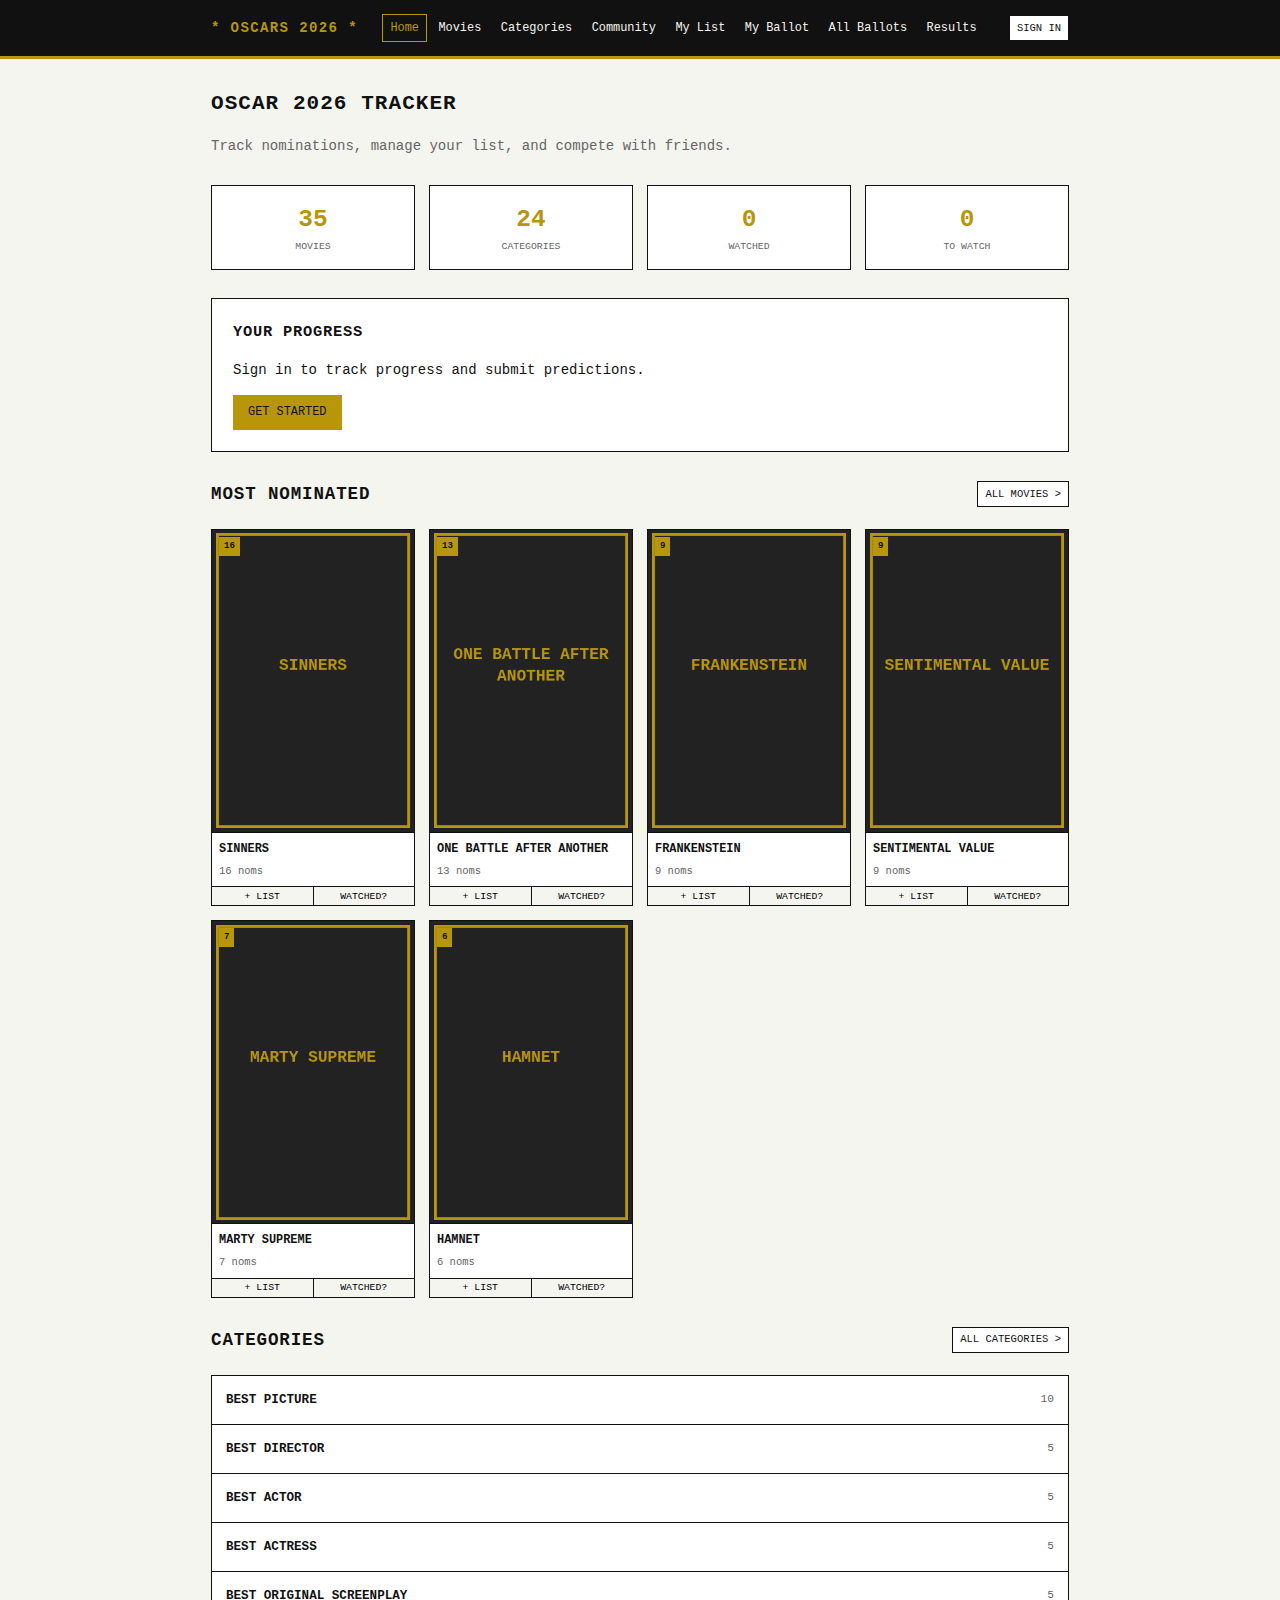
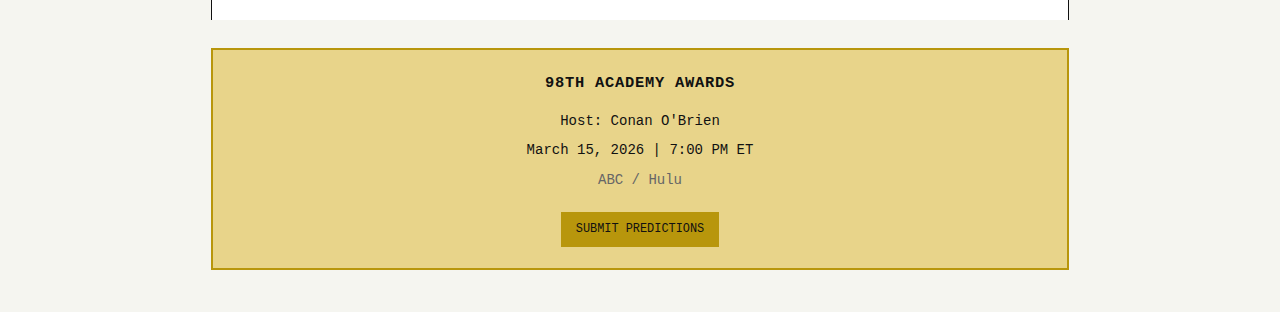
<file: index.html>
<!DOCTYPE html>
<html lang="en">
<head>
  <meta charset="UTF-8">
  <meta name="viewport" content="width=device-width, initial-scale=1.0">
  <title>Oscar 2026 Tracker</title>
  <link rel="stylesheet" href="css/style.css">
</head>
<body>
  <header class="header" id="header"></header>

  <main class="page">
    <div class="container">
      <!-- Welcome Section -->
      <section class="mb-xl">
        <h1>Oscar 2026 Tracker</h1>
        <p class="text-muted">Track nominations, manage your list, and compete with friends.</p>
      </section>

      <!-- Stats Section -->
      <section class="stats-grid mb-xl">
        <div class="stat-card">
          <div class="stat-card__value" id="stat-movies">0</div>
          <div class="stat-card__label">Movies</div>
        </div>
        <div class="stat-card">
          <div class="stat-card__value" id="stat-categories">24</div>
          <div class="stat-card__label">Categories</div>
        </div>
        <div class="stat-card">
          <div class="stat-card__value" id="stat-watched">0</div>
          <div class="stat-card__label">Watched</div>
        </div>
        <div class="stat-card">
          <div class="stat-card__value" id="stat-watchlist">0</div>
          <div class="stat-card__label">To Watch</div>
        </div>
      </section>

      <!-- User Progress -->
      <section class="card mb-xl" id="user-section">
        <h3 class="mb-md">Your Progress</h3>
        <div id="user-progress"></div>
      </section>

      <!-- Featured: Most Nominated -->
      <section class="mb-xl">
        <div class="flex flex-between flex-center mb-lg">
          <h2 class="mb-0">Most Nominated</h2>
          <a href="movies.html" class="btn btn--sm">All Movies ></a>
        </div>
        <div class="movie-grid" id="featured-movies"></div>
      </section>

      <!-- Categories Preview -->
      <section class="mb-xl">
        <div class="flex flex-between flex-center mb-lg">
          <h2 class="mb-0">Categories</h2>
          <a href="categories.html" class="btn btn--sm">All Categories ></a>
        </div>
        <div class="category-list" id="featured-categories"></div>
      </section>

      <!-- Ceremony Info -->
      <section class="card card--gold text-center">
        <h3>98th Academy Awards</h3>
        <p class="mb-sm">Host: Conan O'Brien</p>
        <p class="mb-sm">March 15, 2026 | 7:00 PM ET</p>
        <p class="text-muted mb-lg">ABC / Hulu</p>
        <a href="ballot.html" class="btn btn--primary">Submit Predictions</a>
      </section>
    </div>
  </main>

  <script src="js/data.js"></script>
  <script src="js/storage.js"></script>
  <script src="js/supabase.js"></script>
  <script src="js/app.js"></script>
  <script>
    onReady(() => {
      const movies = getAllMovies();
      const categories = getAllCategories();
      const stats = getStats();

      document.getElementById('stat-movies').textContent = movies.length;
      document.getElementById('stat-categories').textContent = categories.length;
      document.getElementById('stat-watched').textContent = stats.watchedCount;
      document.getElementById('stat-watchlist').textContent = stats.watchlistCount;

      // User progress
      const user = getLocalUser();
      const userProgress = document.getElementById('user-progress');

      if (user) {
        const watchedPercent = Math.round((stats.watchedCount / movies.length) * 100);
        userProgress.innerHTML = `
          <p class="mb-md">Welcome, ${user.username}</p>
          <div class="mb-sm">Watched: ${stats.watchedCount} / ${movies.length}</div>
          <div class="progress mb-lg">
            <div class="progress__bar" style="width: ${watchedPercent}%"></div>
          </div>
          <div class="flex gap-sm" style="flex-wrap: wrap;">
            <a href="my-list.html" class="btn btn--secondary">My List (${stats.watchlistCount + stats.watchedCount})</a>
            <a href="ballot.html" class="btn btn--primary">My Ballot</a>
          </div>
        `;
      } else {
        userProgress.innerHTML = `
          <p class="mb-md">Sign in to track progress and submit predictions.</p>
          <a href="profile.html" class="btn btn--primary">Get Started</a>
        `;
      }

      // Featured movies (top 6)
      const featuredMovies = document.getElementById('featured-movies');
      movies.slice(0, 6).forEach(movie => {
        featuredMovies.appendChild(createMovieCard(movie));
      });

      // Featured categories
      const featuredCategories = document.getElementById('featured-categories');
      const mainCategories = ['best-picture', 'best-director', 'best-actor', 'best-actress', 'best-original-screenplay'];
      mainCategories.forEach(catId => {
        const category = getCategory(catId);
        if (category) {
          const item = document.createElement('a');
          item.href = 'categories.html';
          item.className = 'category-item';
          item.innerHTML = `
            <span class="category-item__name">${category.name}</span>
            <span class="category-item__count">${category.nominees.length}</span>
          `;
          featuredCategories.appendChild(item);
        }
      });
    });
  </script>
</body>
</html>
</file>
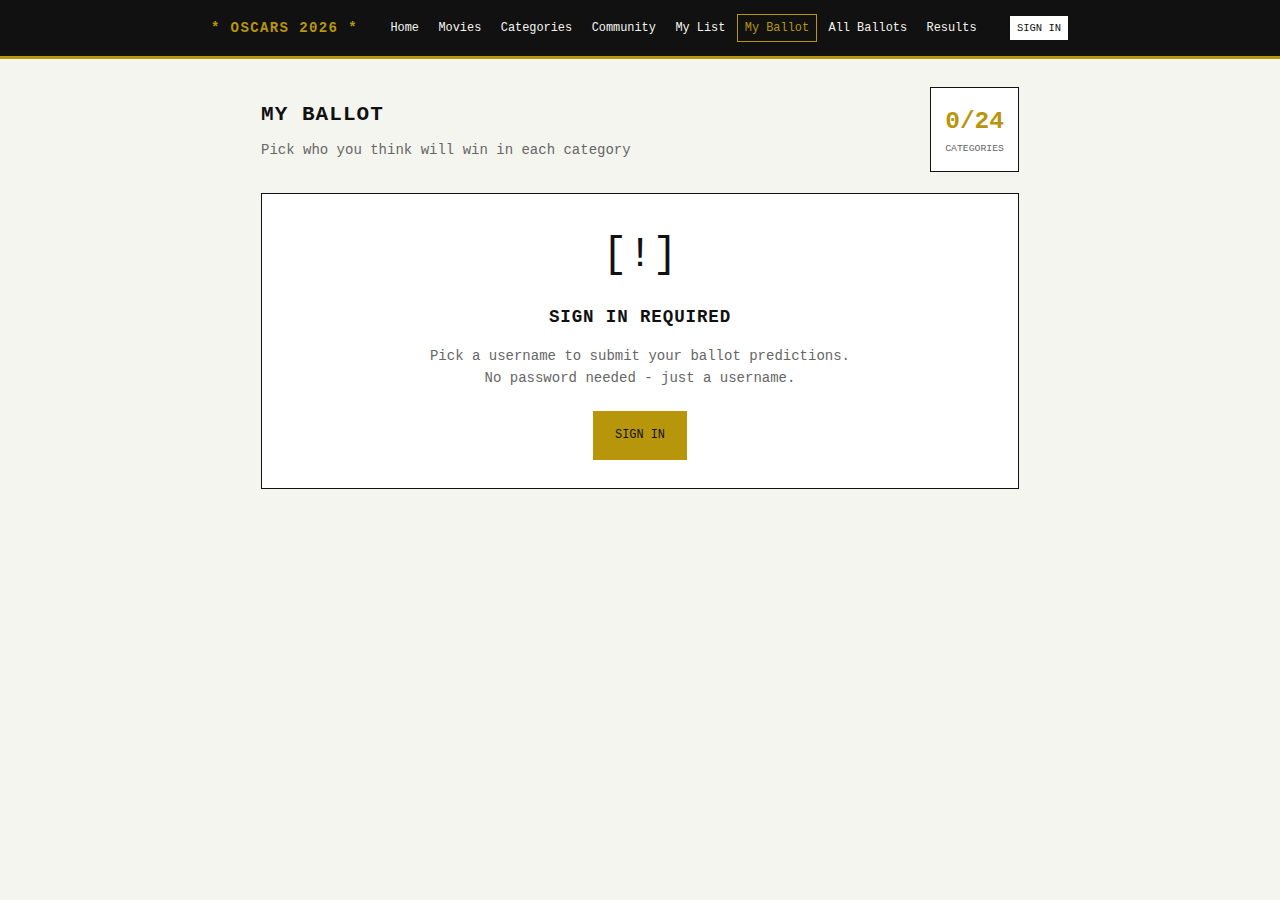
<file: ballot.html>
<!DOCTYPE html>
<html lang="en">
<head>
  <meta charset="UTF-8">
  <meta name="viewport" content="width=device-width, initial-scale=1.0">
  <title>My Ballot - Oscar 2026 Tracker</title>
  <link rel="stylesheet" href="css/style.css">
</head>
<body>
  <header class="header" id="header"></header>

  <main class="page">
    <div class="container" style="max-width: 800px;">
      <div class="flex flex-between flex-center mb-lg" style="flex-wrap: wrap; gap: 1rem;">
        <div>
          <h1 class="mb-sm">My Ballot</h1>
          <p class="text-muted mb-0">Pick who you think will win in each category</p>
        </div>
        <div id="progress-badge" class="stat-card" style="padding: 1rem;">
          <div class="stat-card__value" id="progress-count">0/24</div>
          <div class="stat-card__label">Categories</div>
        </div>
      </div>

      <div class="alert alert--info mb-lg" id="auto-save-notice">
        Your picks are saved automatically as you select them.
      </div>

      <div id="ballot-content">
        <div class="loading">
          <div class="loading__spinner"></div>
        </div>
      </div>
    </div>
  </main>

  <script src="js/data.js"></script>
  <script src="js/storage.js"></script>
  <script src="js/supabase.js"></script>
  <script src="js/app.js"></script>
  <script>
    onReady(async () => {
      const content = document.getElementById('ballot-content');
      const progressCount = document.getElementById('progress-count');
      const autoSaveNotice = document.getElementById('auto-save-notice');

      // Check if logged in
      const user = getLocalUser();
      if (!user) {
        autoSaveNotice.style.display = 'none';
        content.innerHTML = `
          <div class="card" style="text-align: center; padding: 2rem;">
            <div class="empty-state__icon mb-md">[!]</div>
            <h2 class="mb-md">Sign In Required</h2>
            <p class="text-muted mb-lg">Pick a username to submit your ballot predictions.<br>No password needed - just a username.</p>
            <a href="profile.html" class="btn btn--primary btn--lg">Sign In</a>
          </div>
        `;
        return;
      }

      const categories = getAllCategories();
      let picks = {};
      let isSaving = false;

      // Load existing ballot
      const ballotResult = await api_getAllBallots();
      if (ballotResult.data) {
        const userBallot = ballotResult.data.find(b => b.user_id === user.id);
        if (userBallot && userBallot.picks) {
          picks = { ...userBallot.picks };
        }
      }

      function updateProgress() {
        const count = Object.keys(picks).length;
        progressCount.textContent = `${count}/${categories.length}`;
      }

      // Auto-save function with debounce
      let saveTimeout = null;
      async function autoSave() {
        if (saveTimeout) clearTimeout(saveTimeout);

        saveTimeout = setTimeout(async () => {
          if (isSaving) return;
          isSaving = true;

          autoSaveNotice.textContent = 'Saving...';
          autoSaveNotice.style.color = 'var(--gold)';

          const result = await api_saveBallot(user.id, picks);

          if (result.error) {
            autoSaveNotice.textContent = 'Failed to save. Try again.';
            autoSaveNotice.style.color = 'var(--red)';
          } else {
            autoSaveNotice.textContent = 'Saved!';
            autoSaveNotice.style.color = 'var(--green)';

            // Reset message after a moment
            setTimeout(() => {
              autoSaveNotice.textContent = 'Your picks are saved automatically as you select them.';
              autoSaveNotice.style.color = '';
            }, 1500);
          }

          isSaving = false;
        }, 500); // 500ms debounce
      }

      function renderBallot() {
        content.innerHTML = '';

        // Group categories
        const groups = {
          'Major Awards': ['best-picture', 'best-director', 'best-actor', 'best-actress', 'best-supporting-actor', 'best-supporting-actress'],
          'Writing': ['best-adapted-screenplay', 'best-original-screenplay'],
          'Animated & International': ['best-animated-feature', 'best-international-feature'],
          'Documentary': ['best-documentary-feature', 'best-documentary-short'],
          'Short Films': ['best-animated-short', 'best-live-action-short'],
          'Music': ['best-original-score', 'best-original-song'],
          'Technical': ['best-cinematography', 'best-film-editing', 'best-production-design', 'best-costume-design', 'best-makeup-hairstyling', 'best-sound', 'best-visual-effects', 'best-casting']
        };

        for (const [groupName, categoryIds] of Object.entries(groups)) {
          const groupHeader = document.createElement('h2');
          groupHeader.className = 'mb-md mt-xl';
          groupHeader.textContent = groupName;
          content.appendChild(groupHeader);

          categoryIds.forEach(catId => {
            const category = getCategory(catId);
            if (!category) return;

            const currentPick = picks[catId];

            const section = document.createElement('div');
            section.className = 'ballot-category';
            section.innerHTML = `
              <div class="ballot-category__header">
                <h3 class="ballot-category__name">${category.name}</h3>
                ${currentPick ? `<span class="ballot-category__pick">[OK]</span>` : ''}
              </div>
              <div class="ballot-nominees" data-category="${catId}"></div>
            `;

            const nomineesContainer = section.querySelector('.ballot-nominees');

            category.nominees.forEach(nominee => {
              const nomineeId = getNomineeId(nominee);
              const movie = nominee.movieId ? getMovie(nominee.movieId) : null;
              const isSelected = currentPick === nomineeId;

              const nomineeEl = document.createElement('div');
              nomineeEl.className = `ballot-nominee ${isSelected ? 'ballot-nominee--selected' : ''}`;
              nomineeEl.dataset.nomineeId = nomineeId;

              nomineeEl.innerHTML = `
                <div class="ballot-nominee__radio"></div>
                <div style="flex: 1;">
                  <div class="ballot-nominee__name">${getNomineeName(nominee, category)}</div>
                  ${movie ? `<div class="ballot-nominee__movie">${movie.title}</div>` : ''}
                  ${nominee.country ? `<div class="ballot-nominee__movie">${nominee.country}</div>` : ''}
                </div>
              `;

              nomineeEl.addEventListener('click', () => {
                // Deselect others in this category
                nomineesContainer.querySelectorAll('.ballot-nominee').forEach(el => {
                  el.classList.remove('ballot-nominee--selected');
                });

                // Select this one
                nomineeEl.classList.add('ballot-nominee--selected');
                picks[catId] = nomineeId;

                // Update header
                section.querySelector('.ballot-category__header').innerHTML = `
                  <h3 class="ballot-category__name">${category.name}</h3>
                  <span class="ballot-category__pick">[OK]</span>
                `;

                updateProgress();

                // Auto-save
                autoSave();
              });

              nomineesContainer.appendChild(nomineeEl);
            });

            content.appendChild(section);
          });
        }

        updateProgress();
      }

      renderBallot();
    });
  </script>
</body>
</html>
</file>
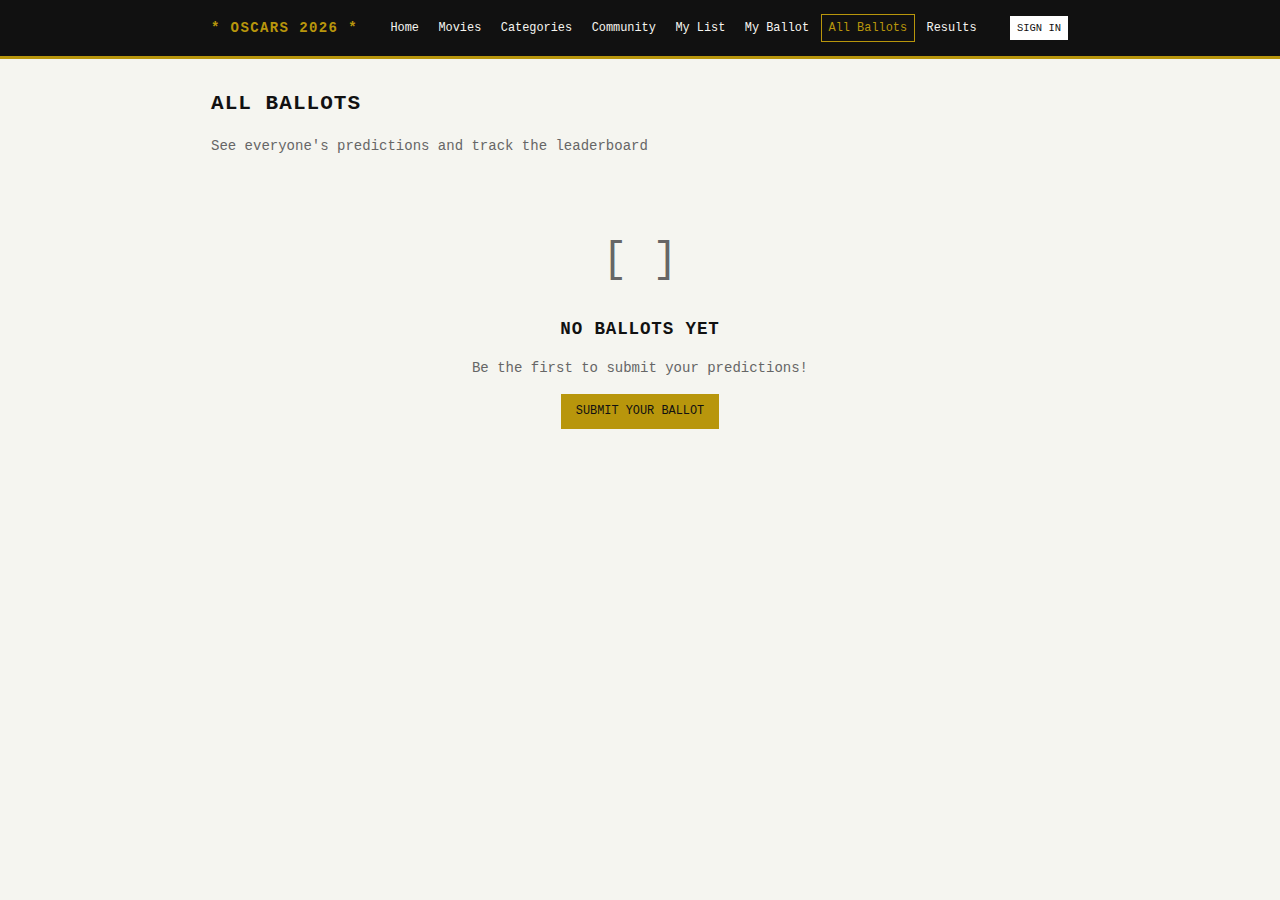
<file: ballots.html>
<!DOCTYPE html>
<html lang="en">
<head>
  <meta charset="UTF-8">
  <meta name="viewport" content="width=device-width, initial-scale=1.0">
  <title>All Ballots - Oscar 2026 Tracker</title>
  <link rel="stylesheet" href="css/style.css">
</head>
<body>
  <header class="header" id="header"></header>

  <main class="page">
    <div class="container">
      <h1 class="mb-md">All Ballots</h1>
      <p class="text-muted mb-xl">See everyone's predictions and track the leaderboard</p>

      <!-- Leaderboard -->
      <div id="leaderboard-section" class="mb-xl">
        <div class="leaderboard">
          <div class="leaderboard__header">
            <h2 class="leaderboard__title">Leaderboard</h2>
            <p class="leaderboard__subtitle" id="results-progress">Results: 0/24 categories announced</p>
          </div>
          <ul class="leaderboard__list" id="leaderboard-list">
            <li class="leaderboard__item">
              <span class="text-muted">No ballots submitted yet</span>
            </li>
          </ul>
        </div>
      </div>

      <!-- Ballot Comparison -->
      <div id="comparison-section">
        <h2 class="mb-lg">Ballot Comparison</h2>
        <div style="overflow-x: auto;">
          <table class="ballot-table" id="ballot-table">
            <thead>
              <tr id="table-header">
                <th>Category</th>
              </tr>
            </thead>
            <tbody id="table-body">
            </tbody>
          </table>
        </div>
      </div>

      <!-- Empty state -->
      <div id="empty-state" class="empty-state hidden">
        <div class="empty-state__icon">[  ]</div>
        <h2 class="empty-state__title">No ballots yet</h2>
        <p class="empty-state__text">Be the first to submit your predictions!</p>
        <a href="ballot.html" class="btn btn--primary">Submit Your Ballot</a>
      </div>
    </div>
  </main>

  <!-- Winner Celebration (hidden by default) -->
  <div id="celebration" class="celebration hidden" style="display: none;"></div>

  <script src="js/data.js"></script>
  <script src="js/storage.js"></script>
  <script src="js/supabase.js"></script>
  <script src="js/app.js"></script>
  <script>
    onReady(async () => {
      const leaderboardList = document.getElementById('leaderboard-list');
      const tableHeader = document.getElementById('table-header');
      const tableBody = document.getElementById('table-body');
      const resultsProgress = document.getElementById('results-progress');
      const emptyState = document.getElementById('empty-state');
      const leaderboardSection = document.getElementById('leaderboard-section');
      const comparisonSection = document.getElementById('comparison-section');
      const celebrationEl = document.getElementById('celebration');

      const categories = getAllCategories();
      let hasShownCelebration = false;

      async function loadData() {
        // Get all ballots and results
        const [ballotsResult, resultsResult] = await Promise.all([
          api_getAllBallots(),
          api_getResults()
        ]);

        const ballots = ballotsResult.data || [];
        const results = resultsResult.data || {};

        // Count results
        const resultsCount = Object.keys(results).length;
        resultsProgress.textContent = `Results: ${resultsCount}/${categories.length} categories announced`;

        if (ballots.length === 0) {
          emptyState.classList.remove('hidden');
          leaderboardSection.classList.add('hidden');
          comparisonSection.classList.add('hidden');
          return;
        }

        emptyState.classList.add('hidden');
        leaderboardSection.classList.remove('hidden');
        comparisonSection.classList.remove('hidden');

        // Calculate scores
        const scoredBallots = ballots.map(ballot => ({
          ...ballot,
          username: ballot.users?.username || 'Unknown',
          score: calculateScore(ballot, results)
        })).sort((a, b) => b.score - a.score);

        // Render leaderboard
        leaderboardList.innerHTML = '';
        scoredBallots.forEach((ballot, index) => {
          const isWinner = index === 0 && resultsCount === categories.length;
          const li = document.createElement('li');
          li.className = `leaderboard__item ${isWinner ? 'leaderboard__item--winner' : ''}`;
          li.innerHTML = `
            <span class="leaderboard__rank">${isWinner ? '***' : index + 1}</span>
            <span class="leaderboard__name">${ballot.username}</span>
            <span class="leaderboard__score">${ballot.score}/${resultsCount}</span>
          `;
          leaderboardList.appendChild(li);
        });

        // Render comparison table
        // Header with usernames
        tableHeader.innerHTML = '<th>Category</th>';
        scoredBallots.forEach(ballot => {
          const th = document.createElement('th');
          th.textContent = ballot.username;
          tableHeader.appendChild(th);
        });

        // Add winner column if results exist
        if (resultsCount > 0) {
          const winnerTh = document.createElement('th');
          winnerTh.textContent = 'Winner';
          winnerTh.style.background = 'var(--gold)';
          winnerTh.style.color = 'var(--bg)';
          tableHeader.appendChild(winnerTh);
        }

        // Rows for each category
        tableBody.innerHTML = '';
        categories.forEach(category => {
          const tr = document.createElement('tr');
          const winner = results[category.id];

          // Category name
          const categoryTd = document.createElement('td');
          categoryTd.className = 'ballot-table__category';
          categoryTd.textContent = category.name;
          tr.appendChild(categoryTd);

          // Each user's pick
          scoredBallots.forEach(ballot => {
            const td = document.createElement('td');
            const pick = ballot.picks?.[category.id];

            if (pick) {
              const nominee = category.nominees.find(n => getNomineeId(n) === pick);
              const name = nominee ? getNomineeName(nominee, category) : pick;

              td.textContent = name;

              if (winner) {
                if (pick === winner) {
                  td.className = 'ballot-table__pick--correct';
                } else {
                  td.className = 'ballot-table__pick--wrong';
                }
              }
            } else {
              td.textContent = '-';
              td.style.color = '#999';
            }

            tr.appendChild(td);
          });

          // Winner column
          if (resultsCount > 0) {
            const winnerTd = document.createElement('td');
            if (winner) {
              const winnerNominee = category.nominees.find(n => getNomineeId(n) === winner);
              winnerTd.innerHTML = `<div class="ballot-table__winner">${winnerNominee ? getNomineeName(winnerNominee, category) : winner}</div>`;
              winnerTd.style.background = 'rgba(184, 150, 12, 0.1)';
            } else {
              winnerTd.textContent = 'TBD';
              winnerTd.style.color = 'var(--text-muted)';
            }
            tr.appendChild(winnerTd);
          }

          tableBody.appendChild(tr);
        });

        // Show celebration if all results are in
        if (resultsCount === categories.length && !hasShownCelebration && scoredBallots.length > 0) {
          hasShownCelebration = true;

          // Find the winner (highest score, first if tie)
          const winner = scoredBallots[0];

          celebrationEl.classList.remove('hidden');
          celebrationEl.style.display = 'flex';
          celebrationEl.innerHTML = `
            <div class="celebration__content">
              <div class="celebration__trophy">***</div>
              <h1 class="celebration__title">WINNER!</h1>
              <p class="celebration__winner">${winner.username}</p>
              <p class="celebration__score">${winner.score} / ${categories.length} correct</p>
              <button class="btn btn--primary btn--lg mt-lg" onclick="document.getElementById('celebration').style.display='none'">
                [Close]
              </button>
            </div>
          `;

          createConfetti();
        }
      }

      // Initial load
      await loadData();

      // Set up real-time subscriptions if Supabase is configured
      if (isSupabaseConfigured()) {
        subscribeToBallots(() => loadData());
        subscribeToResults(() => loadData());
      }

      // Also refresh on focus (for when coming back to tab)
      document.addEventListener('visibilitychange', () => {
        if (!document.hidden) {
          loadData();
        }
      });
    });
  </script>
</body>
</html>
</file>
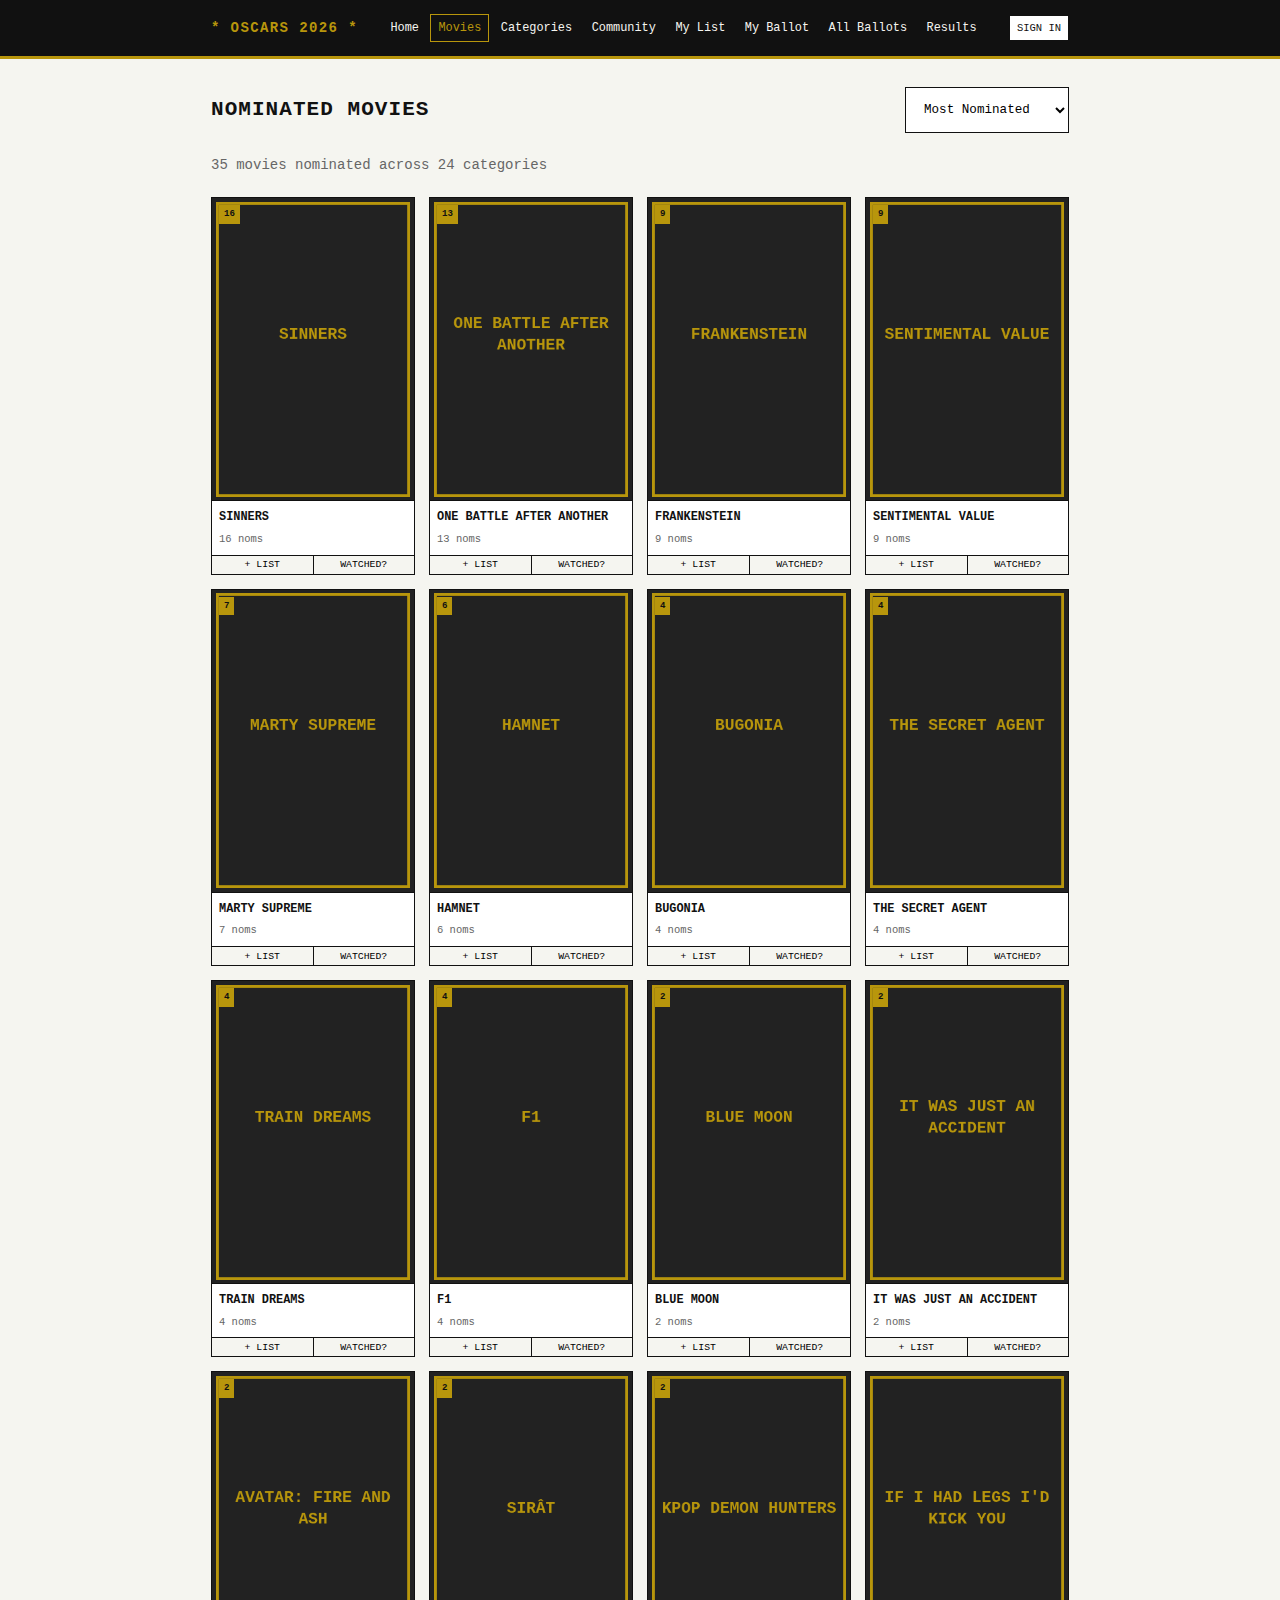
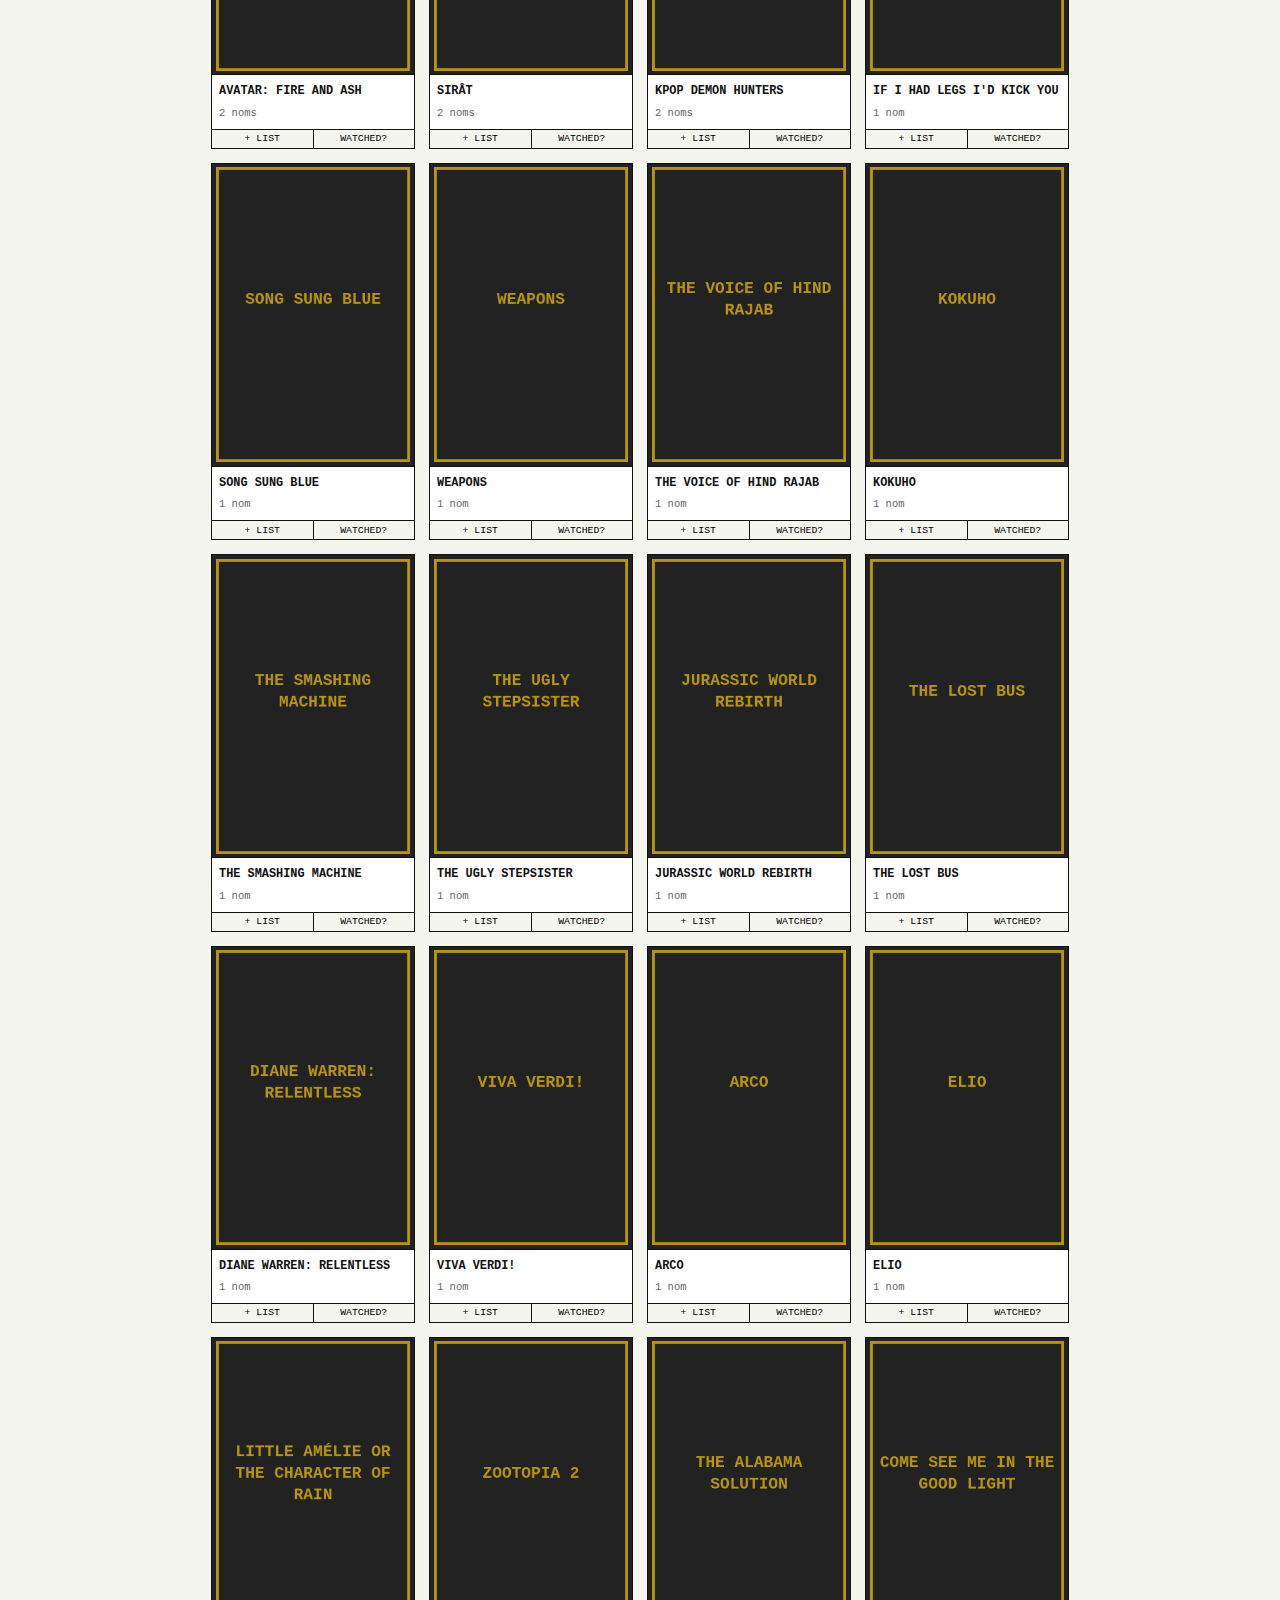
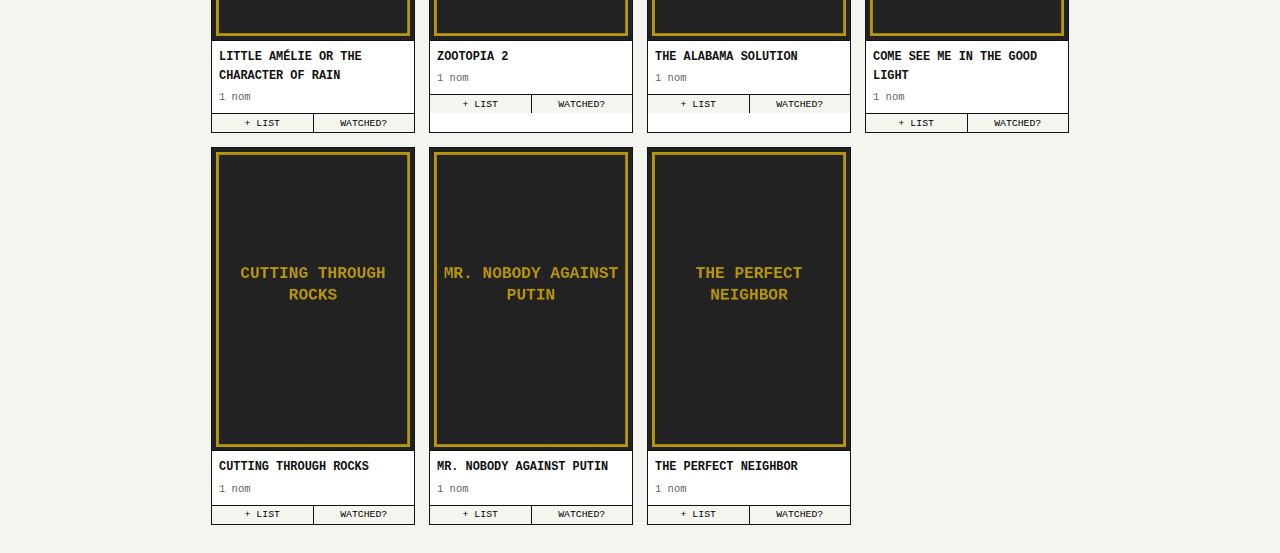
<file: movies.html>
<!DOCTYPE html>
<html lang="en">
<head>
  <meta charset="UTF-8">
  <meta name="viewport" content="width=device-width, initial-scale=1.0">
  <title>Movies - Oscar 2026 Tracker</title>
  <link rel="stylesheet" href="css/style.css">
</head>
<body>
  <header class="header" id="header"></header>

  <main class="page">
    <div class="container">
      <div class="flex flex-between flex-center mb-lg" style="flex-wrap: wrap; gap: 1rem;">
        <h1 class="mb-0">Nominated Movies</h1>
        <div class="flex gap-sm">
          <select id="sort-select" class="form-select" style="width: auto;">
            <option value="nominations">Most Nominated</option>
            <option value="title">Title A-Z</option>
            <option value="watched">Watched First</option>
            <option value="watchlist">Watchlist First</option>
          </select>
        </div>
      </div>

      <p class="text-muted mb-lg" id="movie-count"></p>

      <div class="movie-grid" id="movies-grid"></div>
    </div>
  </main>

  <script src="js/data.js"></script>
  <script src="js/storage.js"></script>
  <script src="js/supabase.js"></script>
  <script src="js/app.js"></script>
  <script>
    onReady(() => {
      const grid = document.getElementById('movies-grid');
      const sortSelect = document.getElementById('sort-select');
      const countEl = document.getElementById('movie-count');

      function renderMovies(sortBy = 'nominations') {
        let movies = getAllMovies();

        // Sort
        switch (sortBy) {
          case 'title':
            movies.sort((a, b) => a.title.localeCompare(b.title));
            break;
          case 'watched':
            movies.sort((a, b) => {
              const aWatched = isWatched(a.id) ? 1 : 0;
              const bWatched = isWatched(b.id) ? 1 : 0;
              return bWatched - aWatched || b.nominations - a.nominations;
            });
            break;
          case 'watchlist':
            movies.sort((a, b) => {
              const aList = isInWatchlist(a.id) ? 1 : 0;
              const bList = isInWatchlist(b.id) ? 1 : 0;
              return bList - aList || b.nominations - a.nominations;
            });
            break;
          default: // nominations
            movies.sort((a, b) => b.nominations - a.nominations);
        }

        grid.innerHTML = '';
        movies.forEach(movie => {
          grid.appendChild(createMovieCard(movie));
        });

        countEl.textContent = `${movies.length} movies nominated across ${getAllCategories().length} categories`;
      }

      sortSelect.addEventListener('change', (e) => {
        renderMovies(e.target.value);
      });

      renderMovies();
    });
  </script>
</body>
</html>
</file>
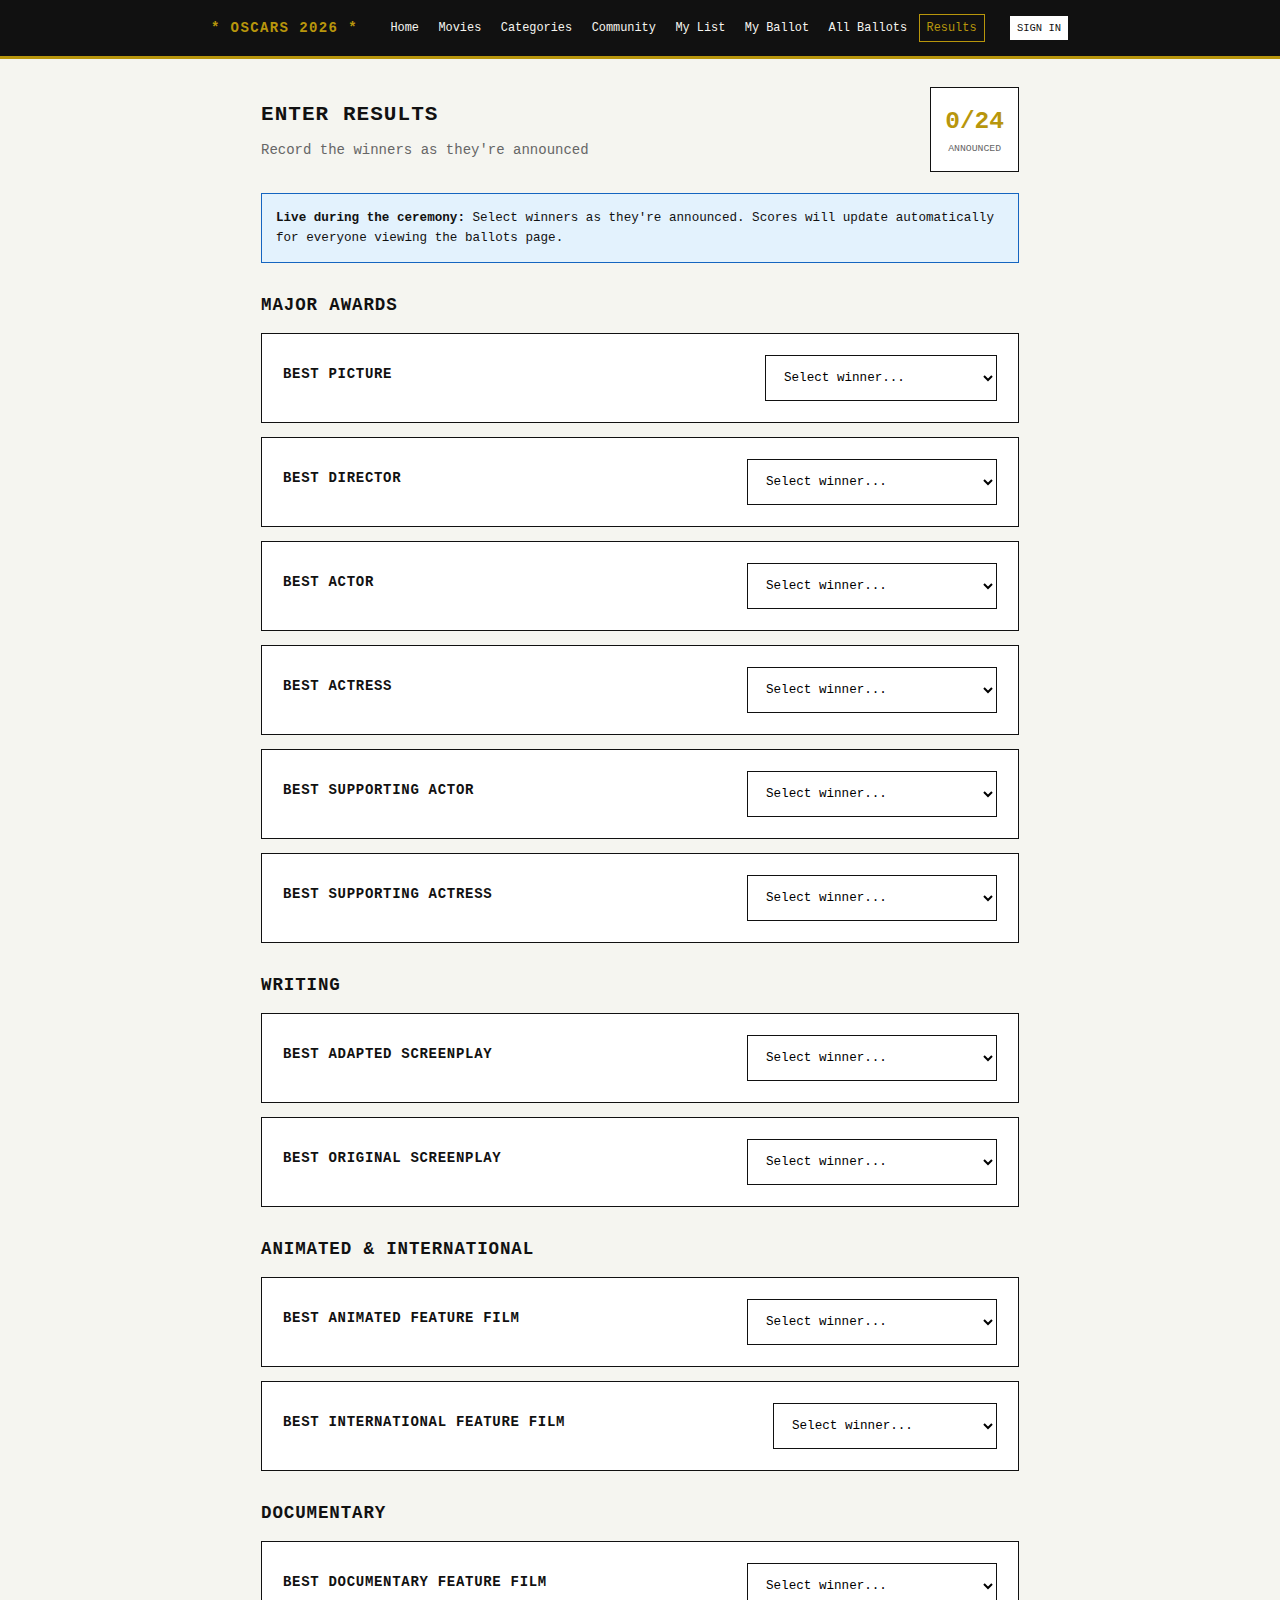
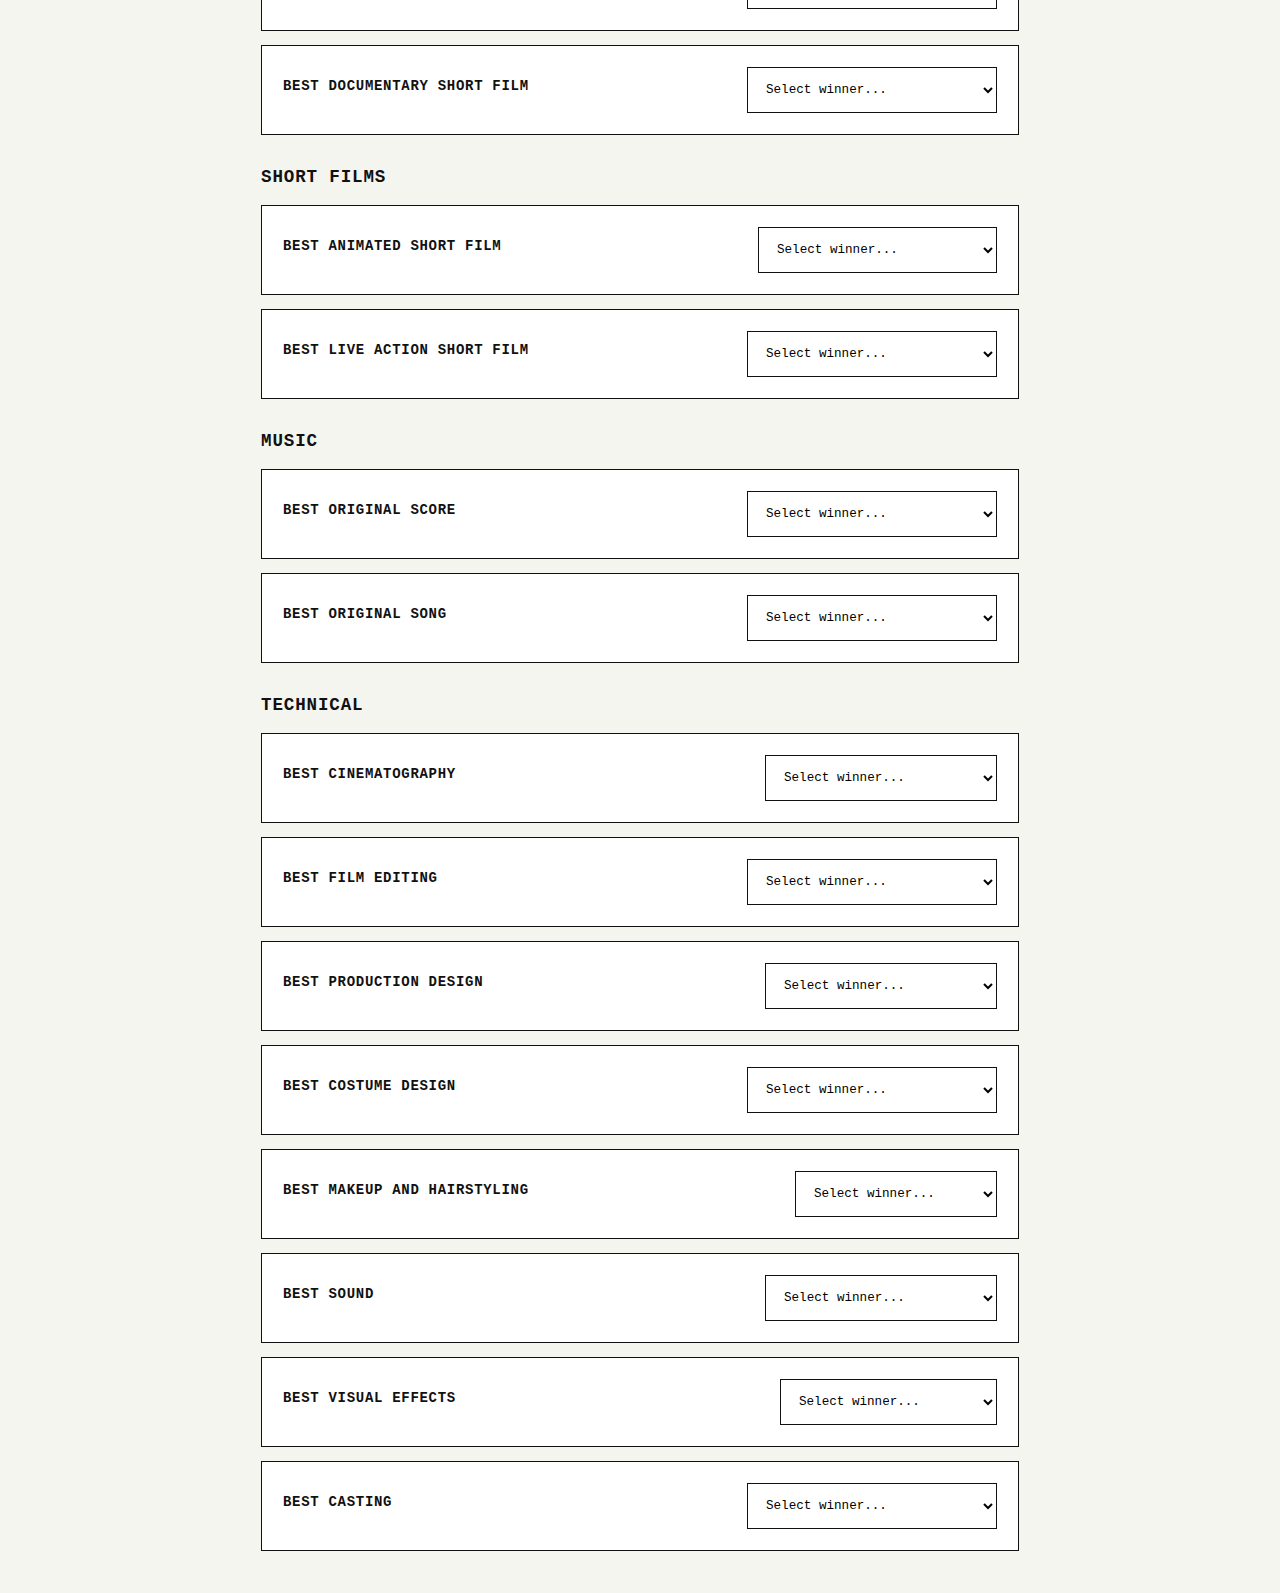
<file: results.html>
<!DOCTYPE html>
<html lang="en">
<head>
  <meta charset="UTF-8">
  <meta name="viewport" content="width=device-width, initial-scale=1.0">
  <title>Results - Oscar 2026 Tracker</title>
  <link rel="stylesheet" href="css/style.css">
</head>
<body>
  <header class="header" id="header"></header>

  <main class="page">
    <div class="container" style="max-width: 800px;">
      <div class="flex flex-between flex-center mb-lg" style="flex-wrap: wrap; gap: 1rem;">
        <div>
          <h1 class="mb-sm">Enter Results</h1>
          <p class="text-muted mb-0">Record the winners as they're announced</p>
        </div>
        <div class="stat-card" style="padding: 1rem;">
          <div class="stat-card__value" id="progress-count">0/24</div>
          <div class="stat-card__label">Announced</div>
        </div>
      </div>

      <div class="alert alert--info mb-xl">
        <strong>Live during the ceremony:</strong> Select winners as they're announced. Scores will update automatically for everyone viewing the ballots page.
      </div>

      <div id="results-content">
        <div class="loading">
          <div class="loading__spinner"></div>
        </div>
      </div>
    </div>
  </main>

  <script src="js/data.js"></script>
  <script src="js/storage.js"></script>
  <script src="js/supabase.js"></script>
  <script src="js/app.js"></script>
  <script>
    onReady(async () => {
      const content = document.getElementById('results-content');
      const progressCount = document.getElementById('progress-count');

      const categories = getAllCategories();

      // Load current results
      const resultsData = await api_getResults();
      let results = resultsData.data || {};

      function updateProgress() {
        const count = Object.keys(results).length;
        progressCount.textContent = `${count}/${categories.length}`;
      }

      function renderResults() {
        content.innerHTML = '';

        // Group categories (same as ballot)
        const groups = {
          'Major Awards': ['best-picture', 'best-director', 'best-actor', 'best-actress', 'best-supporting-actor', 'best-supporting-actress'],
          'Writing': ['best-adapted-screenplay', 'best-original-screenplay'],
          'Animated & International': ['best-animated-feature', 'best-international-feature'],
          'Documentary': ['best-documentary-feature', 'best-documentary-short'],
          'Short Films': ['best-animated-short', 'best-live-action-short'],
          'Music': ['best-original-score', 'best-original-song'],
          'Technical': ['best-cinematography', 'best-film-editing', 'best-production-design', 'best-costume-design', 'best-makeup-hairstyling', 'best-sound', 'best-visual-effects', 'best-casting']
        };

        for (const [groupName, categoryIds] of Object.entries(groups)) {
          const groupHeader = document.createElement('h2');
          groupHeader.className = 'mb-md mt-xl';
          groupHeader.textContent = groupName;
          content.appendChild(groupHeader);

          categoryIds.forEach(catId => {
            const category = getCategory(catId);
            if (!category) return;

            const currentWinner = results[catId];

            const section = document.createElement('div');
            section.className = `card mb-md ${currentWinner ? 'card--gold' : ''}`;

            // Build options
            const options = category.nominees.map(nominee => {
              const nomineeId = getNomineeId(nominee);
              const name = getNomineeName(nominee, category);
              const movie = nominee.movieId ? getMovie(nominee.movieId) : null;
              const label = movie && name !== movie.title ? `${name} - ${movie.title}` : name;

              return `<option value="${nomineeId}" ${currentWinner === nomineeId ? 'selected' : ''}>${label}</option>`;
            }).join('');

            section.innerHTML = `
              <div class="flex flex-between flex-center gap-md" style="flex-wrap: wrap;">
                <div>
                  <h4 class="mb-sm">${category.name}</h4>
                  ${currentWinner ? `
                    <p class="text-gold mb-0">
                      <strong>Winner:</strong> ${getNomineeName(category.nominees.find(n => getNomineeId(n) === currentWinner), category)}
                    </p>
                  ` : ''}
                </div>
                <div class="flex gap-sm" style="flex-wrap: wrap;">
                  <select class="form-select winner-select" data-category="${catId}" style="width: auto; min-width: 200px;">
                    <option value="">Select winner...</option>
                    ${options}
                  </select>
                  ${currentWinner ? `<button class="btn btn--secondary btn--sm clear-btn" data-category="${catId}">Clear</button>` : ''}
                </div>
              </div>
            `;

            content.appendChild(section);
          });
        }

        // Add event listeners
        document.querySelectorAll('.winner-select').forEach(select => {
          select.addEventListener('change', async (e) => {
            const categoryId = e.target.dataset.category;
            const winnerId = e.target.value;

            if (winnerId) {
              e.target.disabled = true;

              const result = await api_setResult(categoryId, winnerId);

              if (result.error) {
                showToast('Failed to save: ' + result.error, 'error');
              } else {
                results[categoryId] = winnerId;
                showToast('Winner saved!', 'success');
              }

              e.target.disabled = false;
              updateProgress();
              renderResults();
            }
          });
        });

        document.querySelectorAll('.clear-btn').forEach(btn => {
          btn.addEventListener('click', async (e) => {
            const categoryId = e.target.dataset.category;

            if (confirm('Clear this result?')) {
              e.target.disabled = true;

              // For mock data, just remove locally
              if (useMockData()) {
                delete MOCK_DATA.results[categoryId];
                delete results[categoryId];
                showToast('Result cleared');
                updateProgress();
                renderResults();
              } else {
                const result = await clearResult(categoryId);
                if (result.error) {
                  showToast('Failed to clear: ' + result.error, 'error');
                } else {
                  delete results[categoryId];
                  showToast('Result cleared');
                  updateProgress();
                  renderResults();
                }
              }
            }
          });
        });

        updateProgress();
      }

      renderResults();
    });
  </script>
</body>
</html>
</file>
<file: css/style.css>
/* Oscar 2026 Tracker - Low-tech Terminal Style */

:root {
  /* Colors - muted, simple palette */
  --gold: #b8960c;
  --gold-light: #e8d48a;
  --black: #111;
  --dark: #222;
  --gray: #666;
  --light-gray: #ccc;
  --off-white: #f5f5f0;
  --white: #fff;
  --green: #228b22;
  --green-light: #d4edda;
  --red: #b22222;
  --red-light: #f8d7da;

  /* Typography - monospace */
  --font-mono: 'Courier New', Courier, monospace;

  /* Spacing */
  --spacing-xs: 0.25rem;
  --spacing-sm: 0.5rem;
  --spacing-md: 1rem;
  --spacing-lg: 1.5rem;
  --spacing-xl: 2rem;
  --spacing-xxl: 3rem;

  /* Borders */
  --border: 1px solid var(--black);
  --border-light: 1px solid var(--light-gray);
}

/* Reset & Base */
*, *::before, *::after {
  box-sizing: border-box;
  margin: 0;
  padding: 0;
}

html {
  font-size: 14px;
}

body {
  font-family: var(--font-mono);
  background-color: var(--off-white);
  color: var(--black);
  line-height: 1.6;
  min-height: 100vh;
}

/* Typography */
h1, h2, h3, h4, h5, h6 {
  font-family: var(--font-mono);
  font-weight: bold;
  text-transform: uppercase;
  letter-spacing: 0.05em;
  margin-bottom: var(--spacing-md);
}

h1 { font-size: 1.5rem; }
h2 { font-size: 1.25rem; }
h3 { font-size: 1.1rem; }
h4 { font-size: 1rem; }

p { margin-bottom: var(--spacing-md); }

a {
  color: var(--black);
  text-decoration: underline;
}

a:hover {
  background: var(--black);
  color: var(--off-white);
}

/* Layout */
.container {
  max-width: 900px;
  margin: 0 auto;
  padding: 0 var(--spacing-lg);
}

.page {
  padding: var(--spacing-xl) 0;
}

/* Header */
.header {
  background: var(--black);
  color: var(--off-white);
  padding: var(--spacing-md) 0;
  border-bottom: 3px solid var(--gold);
}

.header .container {
  display: flex;
  justify-content: space-between;
  align-items: center;
  flex-wrap: wrap;
  gap: var(--spacing-md);
}

.header__logo {
  font-size: 1rem;
  font-weight: bold;
  color: var(--gold);
  text-decoration: none;
  text-transform: uppercase;
  letter-spacing: 0.1em;
}

.header__logo:hover {
  background: var(--gold);
  color: var(--black);
}

/* Navigation */
.nav {
  display: flex;
  gap: var(--spacing-xs);
  flex-wrap: wrap;
}

.nav__link {
  color: var(--off-white);
  padding: var(--spacing-xs) var(--spacing-sm);
  font-size: 0.85rem;
  text-decoration: none;
  border: 1px solid transparent;
}

.nav__link:hover {
  border: 1px solid var(--off-white);
  background: transparent;
  color: var(--off-white);
}

.nav__link--active {
  border: 1px solid var(--gold);
  color: var(--gold);
}

/* User badge */
.user-badge {
  display: flex;
  align-items: center;
  gap: var(--spacing-sm);
  padding: var(--spacing-xs) var(--spacing-sm);
  border: 1px solid var(--gold);
  font-size: 0.85rem;
  text-decoration: none;
  color: var(--gold);
}

.user-badge:hover {
  background: var(--gold);
  color: var(--black);
}

/* Cards / Boxes */
.card {
  background: var(--white);
  border: var(--border);
  padding: var(--spacing-lg);
  margin-bottom: var(--spacing-md);
}

.card--gold {
  border: 2px solid var(--gold);
  background: var(--gold-light);
}

/* Movie Grid */
.movie-grid {
  display: grid;
  grid-template-columns: repeat(auto-fill, minmax(180px, 1fr));
  gap: var(--spacing-md);
}

.movie-card {
  background: var(--white);
  border: var(--border);
  position: relative;
}

.movie-card__poster {
  width: 100%;
  aspect-ratio: 2/3;
  object-fit: cover;
  display: block;
  background: var(--light-gray);
  border-bottom: var(--border);
  cursor: pointer;
}

.movie-card__info {
  padding: var(--spacing-sm);
}

.movie-card__title {
  font-size: 0.85rem;
  font-weight: bold;
  margin-bottom: var(--spacing-xs);
  text-transform: uppercase;
  cursor: pointer;
}

.movie-card__title:hover {
  text-decoration: underline;
}

.movie-card__meta {
  font-size: 0.75rem;
  color: var(--gray);
}

.movie-card__badges {
  position: absolute;
  top: var(--spacing-sm);
  right: var(--spacing-sm);
  display: flex;
  flex-direction: column;
  gap: var(--spacing-xs);
}

.movie-card__badge {
  width: 22px;
  height: 22px;
  display: flex;
  align-items: center;
  justify-content: center;
  font-size: 0.8rem;
  background: var(--white);
  border: var(--border);
}

.movie-card__badge--watchlist { color: var(--red); }
.movie-card__badge--watched { color: var(--green); }

.movie-card__nominations {
  position: absolute;
  top: var(--spacing-sm);
  left: var(--spacing-sm);
  background: var(--gold);
  color: var(--black);
  font-size: 0.65rem;
  font-weight: bold;
  padding: 2px 5px;
  text-transform: uppercase;
}

/* Movie Card Actions */
.movie-card__actions {
  display: flex;
  border-top: var(--border);
}

.movie-card__action {
  flex: 1;
  padding: var(--spacing-xs);
  font-size: 0.7rem;
  text-transform: uppercase;
  background: var(--off-white);
  border: none;
  border-right: var(--border);
  cursor: pointer;
  font-family: var(--font-mono);
}

.movie-card__action:last-child {
  border-right: none;
}

.movie-card__action:hover {
  background: var(--black);
  color: var(--off-white);
}

.movie-card__action--active {
  background: var(--gold-light);
}

.movie-card__action--watched {
  background: var(--green-light);
  color: var(--green);
}

/* Short Film Cards - Distinct Visual Treatment */
.movie-card--short {
  border-width: 2px;
}

.movie-card--short .movie-card__poster {
  aspect-ratio: 3/2;
}

.movie-card--animated {
  border-color: #9b59b6;
}

.movie-card--animated .movie-card__info {
  background: #f3e5f5;
}

.movie-card--animated .movie-card__title {
  color: #7b1fa2;
}

.movie-card--documentary {
  border-color: #27ae60;
}

.movie-card--documentary .movie-card__info {
  background: #e8f5e9;
}

.movie-card--documentary .movie-card__title {
  color: #1b5e20;
}

.movie-card--live-action {
  border-color: #e74c3c;
}

.movie-card--live-action .movie-card__info {
  background: #ffebee;
}

.movie-card--live-action .movie-card__title {
  color: #b71c1c;
}

/* Category List */
.category-list {
  display: flex;
  flex-direction: column;
}

.category-item {
  background: var(--white);
  border: var(--border);
  border-bottom: none;
  padding: var(--spacing-md);
  display: flex;
  justify-content: space-between;
  align-items: center;
  cursor: pointer;
  text-decoration: none;
  color: var(--black);
}

.category-item:has(+ .category-nominees--visible),
.category-item:has(+ .category-nominees:last-child) {
  border-bottom: var(--border);
}

.category-item:hover {
  background: var(--gold-light);
}

.category-item--expanded {
  background: var(--gold-light);
  border-left: 4px solid var(--gold);
}

.category-item__name {
  font-weight: bold;
  text-transform: uppercase;
  font-size: 0.9rem;
}

.category-item__count {
  font-size: 0.8rem;
  color: var(--gray);
}

.category-item__arrow {
  transition: transform 0.2s ease;
  margin-left: var(--spacing-sm);
}

.category-item--expanded .category-item__arrow {
  transform: rotate(90deg);
}

/* Category Nominees (inline expand) */
.category-nominees {
  display: none;
  background: var(--white);
  border: var(--border);
  border-top: none;
  padding: var(--spacing-md);
}

.category-nominees--visible {
  display: block;
  animation: slideDown 0.2s ease;
}

@keyframes slideDown {
  from { opacity: 0; transform: translateY(-10px); }
  to { opacity: 1; transform: translateY(0); }
}

.nominee-item {
  display: flex;
  align-items: center;
  gap: var(--spacing-md);
  padding: var(--spacing-sm) 0;
  border-bottom: var(--border-light);
}

.nominee-item:last-child {
  border-bottom: none;
}

.nominee-item__poster {
  width: 40px;
  height: 60px;
  object-fit: cover;
  background: var(--light-gray);
  flex-shrink: 0;
}

.nominee-item__info {
  flex: 1;
}

.nominee-item__name {
  font-weight: bold;
  font-size: 0.9rem;
}

.nominee-item__movie {
  font-size: 0.8rem;
  color: var(--gray);
}

/* Buttons */
.btn {
  display: inline-block;
  padding: var(--spacing-sm) var(--spacing-md);
  font-family: var(--font-mono);
  font-size: 0.85rem;
  text-transform: uppercase;
  text-decoration: none;
  cursor: pointer;
  border: var(--border);
  background: var(--white);
  color: var(--black);
}

.btn:hover {
  background: var(--black);
  color: var(--off-white);
}

.btn--primary {
  background: var(--gold);
  border-color: var(--gold);
}

.btn--primary:hover {
  background: var(--black);
  color: var(--gold);
}

.btn--secondary {
  background: var(--off-white);
}

.btn--danger {
  background: var(--red-light);
  border-color: var(--red);
  color: var(--red);
}

.btn--danger:hover {
  background: var(--red);
  color: var(--white);
}

.btn--sm {
  padding: var(--spacing-xs) var(--spacing-sm);
  font-size: 0.75rem;
}

.btn--lg {
  padding: var(--spacing-md) var(--spacing-lg);
}

.btn--block {
  width: 100%;
  text-align: center;
}

.btn:disabled {
  opacity: 0.5;
  cursor: not-allowed;
}

/* Forms */
.form-group {
  margin-bottom: var(--spacing-lg);
}

.form-label {
  display: block;
  font-weight: bold;
  text-transform: uppercase;
  font-size: 0.85rem;
  margin-bottom: var(--spacing-sm);
}

.form-input {
  width: 100%;
  padding: var(--spacing-md);
  border: var(--border);
  font-family: var(--font-mono);
  font-size: 1rem;
  background: var(--white);
}

.form-input:focus {
  outline: 2px solid var(--gold);
  outline-offset: 1px;
}

.form-select {
  width: 100%;
  padding: var(--spacing-md);
  border: var(--border);
  font-family: var(--font-mono);
  font-size: 0.9rem;
  background: var(--white);
  cursor: pointer;
}

/* Results page dropdown - constrain width */
.winner-select {
  width: auto;
  max-width: 250px;
}

.form-textarea {
  width: 100%;
  padding: var(--spacing-md);
  border: var(--border);
  font-family: var(--font-mono);
  font-size: 1rem;
  min-height: 100px;
  resize: vertical;
}

/* Star Rating */
.star-rating {
  display: flex;
  gap: 2px;
  font-size: 1.2rem;
}

.star-rating__star {
  color: var(--light-gray);
  cursor: pointer;
}

.star-rating__star:hover,
.star-rating__star--active {
  color: var(--gold);
}

/* Tabs */
.tabs {
  display: flex;
  border-bottom: var(--border);
  margin-bottom: var(--spacing-lg);
}

.tab {
  padding: var(--spacing-md) var(--spacing-lg);
  font-family: var(--font-mono);
  font-size: 0.9rem;
  text-transform: uppercase;
  background: var(--off-white);
  border: var(--border);
  border-bottom: none;
  cursor: pointer;
  margin-right: -1px;
}

.tab:hover {
  background: var(--gold-light);
}

.tab--active {
  background: var(--white);
  border-bottom: 1px solid var(--white);
  font-weight: bold;
}

.tab-content {
  display: none;
}

.tab-content--active {
  display: block;
}

/* Ballot */
.ballot-category {
  background: var(--white);
  border: var(--border);
  padding: var(--spacing-lg);
  margin-bottom: var(--spacing-md);
}

.ballot-category__header {
  display: flex;
  justify-content: space-between;
  align-items: center;
  margin-bottom: var(--spacing-md);
}

.ballot-category__name {
  font-weight: bold;
  text-transform: uppercase;
}

.ballot-category__pick {
  font-size: 0.85rem;
  color: var(--green);
}

.ballot-nominees {
  display: flex;
  flex-direction: column;
  gap: var(--spacing-sm);
}

.ballot-nominee {
  display: flex;
  align-items: center;
  gap: var(--spacing-md);
  padding: var(--spacing-md);
  border: var(--border);
  cursor: pointer;
}

.ballot-nominee:hover {
  background: var(--gold-light);
}

.ballot-nominee--selected {
  background: var(--gold-light);
  border-color: var(--gold);
}

.ballot-nominee__radio {
  width: 16px;
  height: 16px;
  border: var(--border);
  display: flex;
  align-items: center;
  justify-content: center;
  flex-shrink: 0;
}

.ballot-nominee--selected .ballot-nominee__radio::after {
  content: 'X';
  font-weight: bold;
  font-size: 0.8rem;
}

.ballot-nominee__name {
  flex: 1;
  font-size: 0.9rem;
}

.ballot-nominee__movie {
  font-size: 0.8rem;
  color: var(--gray);
}

/* Leaderboard */
.leaderboard {
  background: var(--white);
  border: var(--border);
}

.leaderboard__header {
  background: var(--black);
  color: var(--off-white);
  padding: var(--spacing-lg);
}

.leaderboard__title {
  margin-bottom: var(--spacing-xs);
}

.leaderboard__subtitle {
  font-size: 0.85rem;
  color: var(--gray);
}

.leaderboard__list {
  list-style: none;
}

.leaderboard__item {
  display: flex;
  align-items: center;
  padding: var(--spacing-md) var(--spacing-lg);
  border-bottom: var(--border-light);
  gap: var(--spacing-md);
}

.leaderboard__item:last-child {
  border-bottom: none;
}

.leaderboard__item--winner {
  background: var(--gold-light);
}

.leaderboard__rank {
  font-size: 1.25rem;
  font-weight: bold;
  width: 40px;
  text-align: center;
}

.leaderboard__name {
  flex: 1;
  font-weight: bold;
}

.leaderboard__score {
  font-size: 1.1rem;
  font-weight: bold;
  color: var(--gold);
}

/* Ballot Table */
.ballot-table {
  width: 100%;
  border-collapse: collapse;
  background: var(--white);
  font-size: 0.8rem;
}

.ballot-table th,
.ballot-table td {
  padding: var(--spacing-sm);
  text-align: left;
  border: var(--border);
}

.ballot-table th {
  background: var(--black);
  color: var(--off-white);
  text-transform: uppercase;
  font-size: 0.7rem;
}

.ballot-table__category {
  font-weight: bold;
  background: var(--off-white);
}

.ballot-table__pick--correct {
  background: var(--green-light);
}

.ballot-table__pick--wrong {
  background: var(--red-light);
  text-decoration: line-through;
}

/* Stats Cards */
.stats-grid {
  display: grid;
  grid-template-columns: repeat(auto-fit, minmax(120px, 1fr));
  gap: var(--spacing-md);
  margin-bottom: var(--spacing-xl);
}

.stat-card {
  background: var(--white);
  border: var(--border);
  padding: var(--spacing-md);
  text-align: center;
}

.stat-card__value {
  font-size: 1.75rem;
  font-weight: bold;
  color: var(--gold);
}

.stat-card__label {
  font-size: 0.7rem;
  text-transform: uppercase;
  color: var(--gray);
}

/* Progress Bar */
.progress {
  height: 16px;
  background: var(--white);
  border: var(--border);
}

.progress__bar {
  height: 100%;
  background: var(--gold);
}

/* Alerts */
.alert {
  padding: var(--spacing-md);
  border: var(--border);
  margin-bottom: var(--spacing-lg);
  font-size: 0.9rem;
}

.alert--info {
  background: #e3f2fd;
  border-color: #1565c0;
}

.alert--success {
  background: var(--green-light);
  border-color: var(--green);
}

.alert--warning {
  background: #fff3e0;
  border-color: #ef6c00;
}

.alert--error {
  background: var(--red-light);
  border-color: var(--red);
}

/* Celebration */
.celebration {
  position: fixed;
  inset: 0;
  background: rgba(0,0,0,0.95);
  display: flex;
  align-items: center;
  justify-content: center;
  z-index: 1000;
}

.celebration__content {
  text-align: center;
  color: var(--off-white);
  font-family: var(--font-mono);
}

.celebration__trophy {
  font-size: 4rem;
  margin-bottom: var(--spacing-lg);
}

.celebration__title {
  font-size: 1.5rem;
  color: var(--gold);
  margin-bottom: var(--spacing-md);
  text-transform: uppercase;
}

.celebration__winner {
  font-size: 1.25rem;
  margin-bottom: var(--spacing-md);
}

.celebration__score {
  color: var(--gold-light);
}

/* Empty State */
.empty-state {
  text-align: center;
  padding: var(--spacing-xxl);
  color: var(--gray);
}

.empty-state__icon {
  font-size: 3rem;
  margin-bottom: var(--spacing-lg);
}

.empty-state__title {
  color: var(--black);
  margin-bottom: var(--spacing-md);
}

/* Loading */
.loading {
  display: flex;
  align-items: center;
  justify-content: center;
  padding: var(--spacing-xxl);
  font-size: 0.9rem;
  color: var(--gray);
}

.loading::after {
  content: '...';
  animation: dots 1s infinite;
}

@keyframes dots {
  0%, 20% { content: '.'; }
  40% { content: '..'; }
  60%, 100% { content: '...'; }
}

/* Modal */
.modal {
  position: fixed;
  inset: 0;
  background: rgba(0,0,0,0.8);
  display: flex;
  align-items: center;
  justify-content: center;
  z-index: 1000;
}

.modal__content {
  background: var(--white);
  border: var(--border);
  padding: var(--spacing-xl);
  max-width: 400px;
  width: 90%;
}

/* Responsive */
@media (max-width: 768px) {
  .header .container {
    flex-direction: column;
    align-items: stretch;
  }

  .nav {
    justify-content: center;
  }

  .movie-grid {
    grid-template-columns: repeat(2, 1fr);
    gap: var(--spacing-sm);
  }

  h1 { font-size: 1.25rem; }

  .stats-grid {
    grid-template-columns: repeat(2, 1fr);
  }

  .movie-card__action {
    font-size: 0.6rem;
    padding: 4px;
  }

  /* Results page dropdowns */
  .winner-select {
    max-width: 100%;
    width: 100%;
  }

  /* Tabs on mobile */
  .tabs {
    flex-wrap: wrap;
  }

  .tab {
    flex: 1;
    min-width: 0;
    padding: var(--spacing-sm);
    font-size: 0.75rem;
    text-align: center;
  }
}

/* Utilities */
.text-center { text-align: center; }
.text-gold { color: var(--gold); }
.text-muted { color: var(--gray); }
.mb-0 { margin-bottom: 0; }
.mb-sm { margin-bottom: var(--spacing-sm); }
.mb-md { margin-bottom: var(--spacing-md); }
.mb-lg { margin-bottom: var(--spacing-lg); }
.mb-xl { margin-bottom: var(--spacing-xl); }
.mt-lg { margin-top: var(--spacing-lg); }
.mt-xl { margin-top: var(--spacing-xl); }
.hidden { display: none !important; }
.flex { display: flex; }
.flex-between { justify-content: space-between; }
.flex-center { align-items: center; }
.gap-sm { gap: var(--spacing-sm); }
.gap-md { gap: var(--spacing-md); }

/* Confetti */
.confetti {
  position: fixed;
  width: 8px;
  height: 8px;
  background: var(--gold);
  animation: confetti-fall 3s ease-in-out infinite;
}

@keyframes confetti-fall {
  0% { transform: translateY(-100vh) rotate(0deg); opacity: 1; }
  100% { transform: translateY(100vh) rotate(720deg); opacity: 0; }
}

/* Review Cards */
.review-list {
  display: flex;
  flex-direction: column;
  gap: var(--spacing-md);
}

.review-card {
  background: var(--off-white);
  border: var(--border-light);
  padding: var(--spacing-md);
}

.review-card--with-movie {
  background: var(--white);
  border: var(--border);
}

.review-card__header {
  display: flex;
  justify-content: space-between;
  align-items: flex-start;
  gap: var(--spacing-md);
  margin-bottom: var(--spacing-sm);
  flex-wrap: wrap;
}

.review-card__author {
  font-weight: bold;
  text-transform: uppercase;
  letter-spacing: 0.05em;
  color: var(--black);
  text-decoration: none;
}

.review-card__author:hover {
  color: var(--gold);
}

.review-card__movie {
  color: var(--black);
  text-decoration: none;
  font-weight: bold;
}

.review-card__movie:hover {
  color: var(--gold);
}

.review-card__rating {
  font-size: 1rem;
  color: var(--gold);
  white-space: nowrap;
}

.review-card__text {
  color: var(--black);
  font-style: italic;
  margin-bottom: var(--spacing-sm);
  line-height: 1.5;
}

.review-card__date {
  color: var(--gray);
  font-size: 0.8rem;
  margin-bottom: 0;
}

/* User Badge on Profile */
.user-badge {
  border: var(--border);
  background: var(--gold-light);
  color: var(--black);
  font-weight: bold;
}

/* Gap utilities */
.gap-lg { gap: var(--spacing-lg); }
</file>
